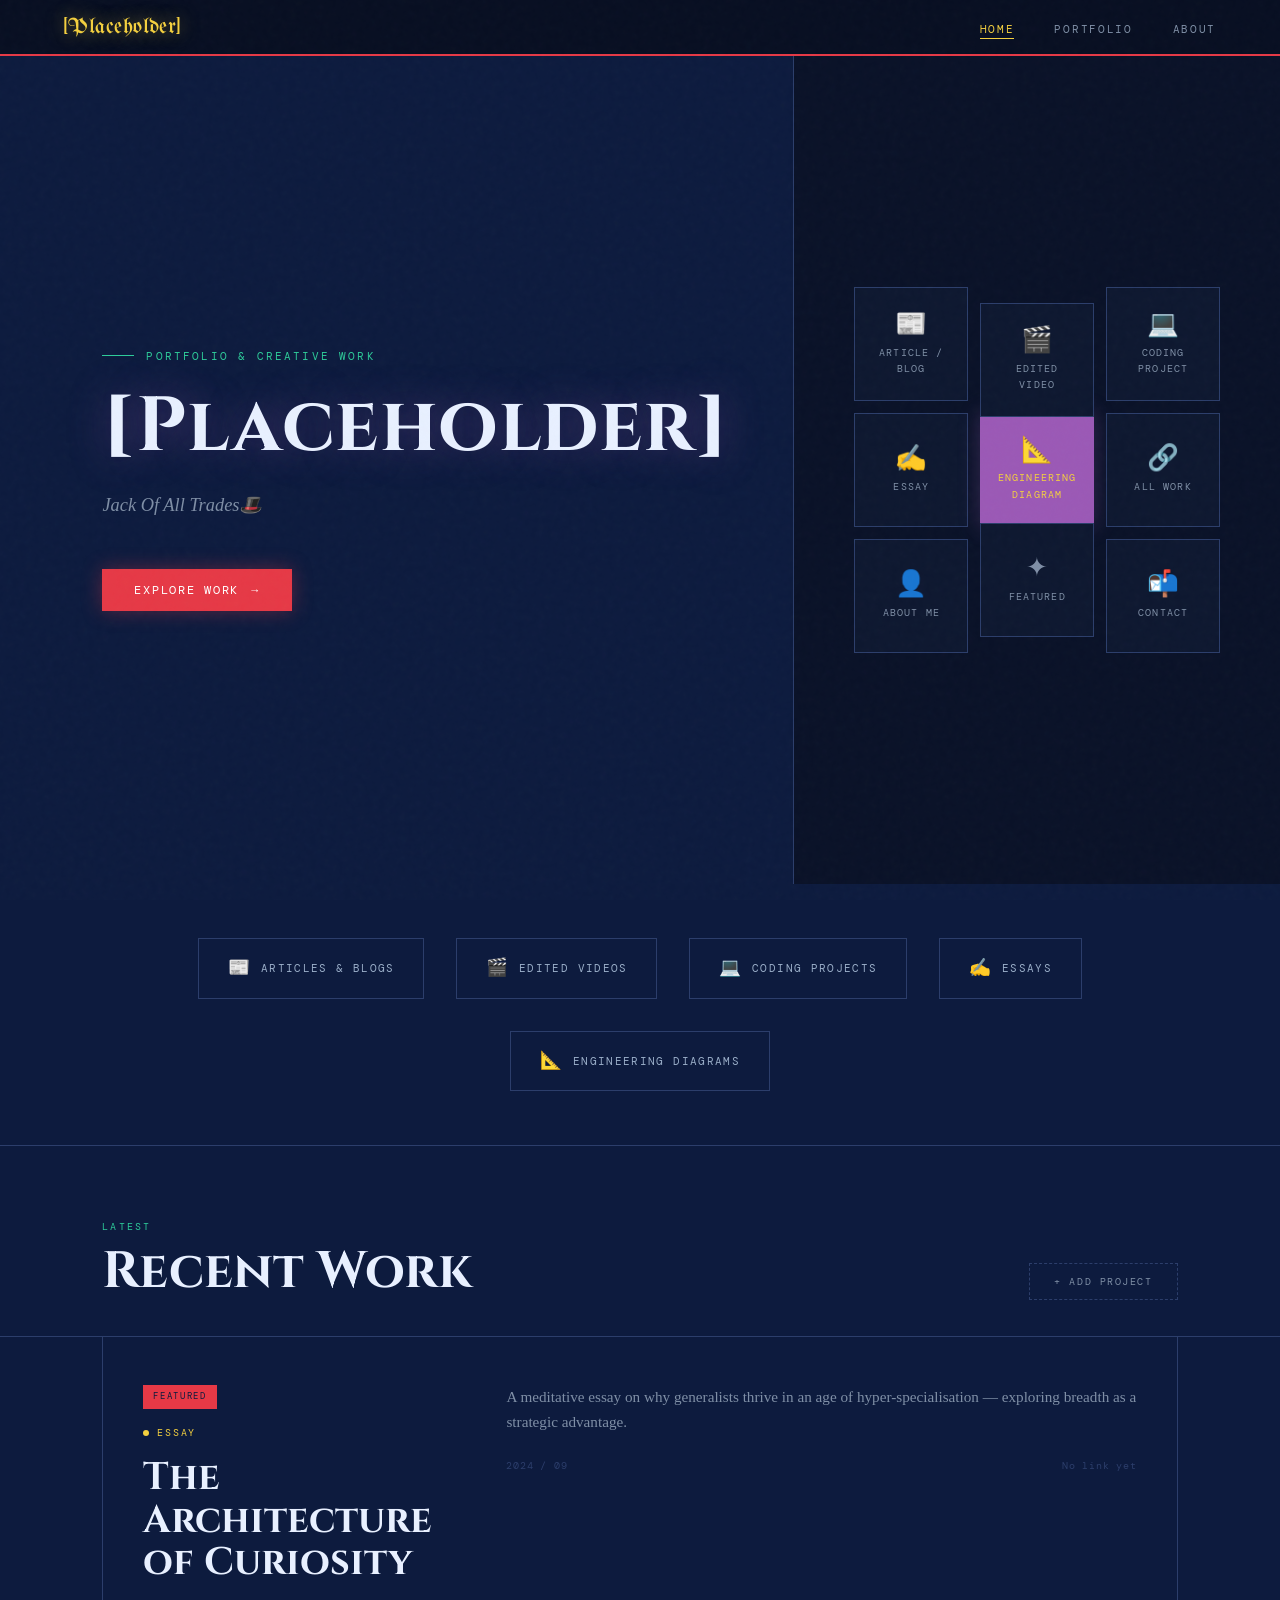
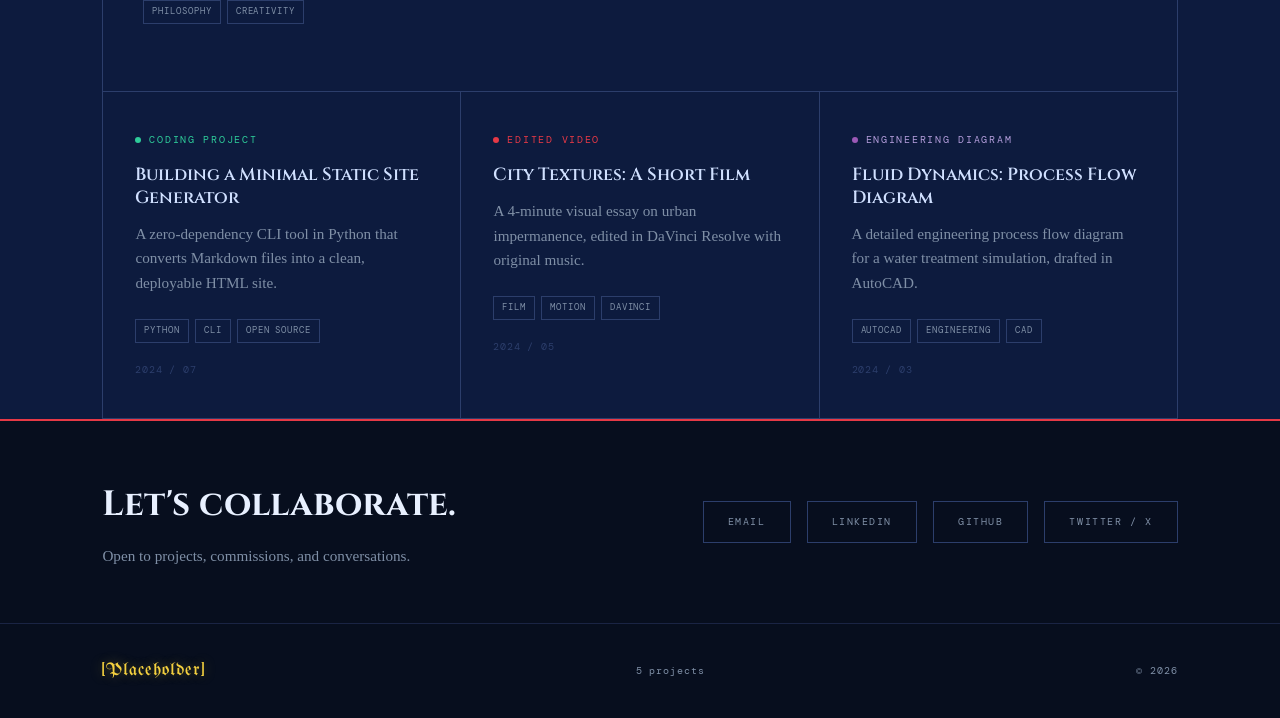
<file: Abigail_Rita_Rayan-JOAT.html>
<!DOCTYPE html>
<html lang="en">
<head>
  <meta charset="UTF-8" />
  <meta name="viewport" content="width=device-width, initial-scale=1.0"/>
  <title>Placeholder</title>
  <link rel="preconnect" href="https://fonts.googleapis.com">
  <link href="https://fonts.googleapis.com/css2?family=UnifrakturMaguntia&family=Cinzel:wght@400;600;700&family=IM+Fell+English:ital@0;1&family=DM+Mono:wght@300;400;500&display=swap" rel="stylesheet">
  <style>
    :root {
      /* Alice in Wonderland palette */
      --ink: #1a0a2e;           /* deep night violet */
      --paper: #0d1b3e;         /* midnight blue */
      --cream: #122040;         /* deep royal blue */
      --rust: #e63946;          /* Queen of Hearts red */
      --gold: #f4d03f;          /* Cheshire grin yellow */
      --sage: #2ecc9a;          /* Wonderland teal */
      --slate: #9b59b6;         /* Mad Hatter purple */
      --muted: #7f8fa6;         /* faded looking-glass */
      --border: #2c3e6b;        /* moonlit border */
      --card-bg: #111a38;       /* card table deep blue */
    }

    * { margin: 0; padding: 0; box-sizing: border-box; }

    html { scroll-behavior: smooth; }

    body {
      background: var(--paper);
      color: #c8d8f0;
      font-family: 'IM Fell English', serif;
      font-size: 18px;
      line-height: 1.7;
      overflow-x: hidden;
    }

    /* ── NOISE TEXTURE OVERLAY ── */
    body::before {
      content: '';
      position: fixed;
      inset: 0;
      background-image: url("data:image/svg+xml,%3Csvg viewBox='0 0 200 200' xmlns='http://www.w3.org/2000/svg'%3E%3Cfilter id='n'%3E%3CfeTurbulence type='fractalNoise' baseFrequency='0.65' numOctaves='4' stitchTiles='stitch'/%3E%3C/filter%3E%3Crect width='100%25' height='100%25' filter='url(%23n)' opacity='0.06'/%3E%3C/svg%3E");
      pointer-events: none;
      z-index: 9999;
      opacity: 0.35;
    }

    /* ── PAGE WRAPPER ── */
    .page { display: none; animation: fadeIn 0.5s ease; }
    .page.active { display: block; }

    @keyframes fadeIn {
      from { opacity: 0; transform: translateY(12px); }
      to   { opacity: 1; transform: translateY(0); }
    }

    /* ── NAV ── */
    nav {
      position: sticky;
      top: 0;
      z-index: 100;
      background: #080f22;
      color: #c8d8f0;
      display: flex;
      align-items: center;
      justify-content: space-between;
      padding: 0 5vw;
      height: 56px;
      border-bottom: 2px solid var(--rust);
    }

    .nav-logo {
      font-family: 'UnifrakturMaguntia', cursive;
      font-size: 1.4rem;
      color: var(--gold);
      cursor: pointer;
      letter-spacing: 0.02em;
      text-shadow: 0 0 18px rgba(244,208,63,0.5);
    }

    .nav-links {
      display: flex;
      gap: 2.5rem;
      list-style: none;
    }

    .nav-links a {
      font-family: 'DM Mono', monospace;
      font-size: 0.7rem;
      color: #7f8fa6;
      text-decoration: none;
      letter-spacing: 0.15em;
      text-transform: uppercase;
      cursor: pointer;
      transition: color 0.2s;
      padding-bottom: 2px;
      border-bottom: 1px solid transparent;
    }

    .nav-links a:hover, .nav-links a.active {
      color: var(--gold);
      border-bottom-color: var(--gold);
    }

    /* ── HERO ── */
    .hero {
      min-height: 92vh;
      display: grid;
      grid-template-columns: 1fr 1fr;
      position: relative;
      overflow: hidden;
    }

    .hero-left {
      padding: 10vh 5vw 8vh 8vw;
      display: flex;
      flex-direction: column;
      justify-content: center;
      border-right: 1px solid var(--border);
      position: relative;
    }

    .hero-eyebrow {
      font-family: 'DM Mono', monospace;
      font-size: 0.68rem;
      letter-spacing: 0.2em;
      text-transform: uppercase;
      color: var(--sage);
      margin-bottom: 1.5rem;
      display: flex;
      align-items: center;
      gap: 0.75rem;
    }

    .hero-eyebrow::before {
      content: '';
      display: inline-block;
      width: 32px;
      height: 1px;
      background: var(--sage);
    }

    .hero-title {
      font-family: 'Cinzel', serif;
      font-size: clamp(3rem, 6vw, 5.5rem);
      font-weight: 700;
      line-height: 1.0;
      letter-spacing: 0.02em;
      margin-bottom: 1.5rem;
      color: #e8f0ff;
      text-shadow: 0 0 40px rgba(155,89,182,0.4);
    }

    .hero-title em {
      font-style: italic;
      color: var(--rust);
      text-shadow: 0 0 30px rgba(230,57,70,0.5);
    }

    .hero-subtitle {
      font-size: 1.15rem;
      color: #7f8fa6;
      font-style: italic;
      max-width: 380px;
      margin-bottom: 3rem;
    }

    .hero-cta {
      display: inline-flex;
      align-items: center;
      gap: 0.75rem;
      background: var(--rust);
      color: #fff;
      padding: 0.85rem 2rem;
      font-family: 'DM Mono', monospace;
      font-size: 0.72rem;
      letter-spacing: 0.15em;
      text-transform: uppercase;
      cursor: pointer;
      border: none;
      transition: background 0.2s, box-shadow 0.2s;
      text-decoration: none;
      width: fit-content;
      box-shadow: 0 0 20px rgba(230,57,70,0.35);
    }

    .hero-cta:hover { background: #c0392b; box-shadow: 0 0 30px rgba(230,57,70,0.6); }

    .hero-cta .arrow { transition: transform 0.2s; }
    .hero-cta:hover .arrow { transform: translateX(4px); }

    .hero-right {
      position: relative;
      background: #0a1228;
      display: flex;
      align-items: center;
      justify-content: center;
      overflow: hidden;
    }

    .hero-graphic {
      width: 100%;
      height: 100%;
      display: flex;
      align-items: center;
      justify-content: center;
    }

    .hero-grid-art {
      display: grid;
      grid-template-columns: repeat(3, 1fr);
      gap: 12px;
      padding: 60px;
      width: 100%;
    }

    .grid-card {
      aspect-ratio: 1;
      border: 1px solid var(--border);
      background: #0e1830;
      display: flex;
      flex-direction: column;
      align-items: center;
      justify-content: center;
      gap: 8px;
      font-family: 'DM Mono', monospace;
      font-size: 0.6rem;
      letter-spacing: 0.12em;
      text-transform: uppercase;
      color: #7f8fa6;
      cursor: pointer;
      transition: all 0.25s ease;
      padding: 16px;
      text-align: center;
    }

    .grid-card:hover {
      background: var(--rust);
      color: #fff;
      border-color: var(--rust);
      transform: scale(1.03);
      box-shadow: 0 0 24px rgba(230,57,70,0.4);
    }

    .grid-card .icon {
      font-size: 1.6rem;
      line-height: 1;
    }

    .grid-card:nth-child(2) { transform: translateY(16px); }
    .grid-card:nth-child(5) { background: var(--slate); color: var(--gold); border-color: var(--slate); box-shadow: 0 0 20px rgba(155,89,182,0.3); }
    .grid-card:nth-child(8) { transform: translateY(-16px); }

    .grid-card:nth-child(2):hover,
    .grid-card:nth-child(5):hover { transform: translateY(16px) scale(1.03); }
    .grid-card:nth-child(8):hover { transform: translateY(-16px) scale(1.03); }

    /* ── SECTION COMMON ── */
    .section-header {
      padding: 8vh 8vw 4vh;
      border-bottom: 1px solid var(--border);
      display: flex;
      align-items: flex-end;
      justify-content: space-between;
    }

    .section-label {
      font-family: 'DM Mono', monospace;
      font-size: 0.65rem;
      letter-spacing: 0.2em;
      text-transform: uppercase;
      color: var(--sage);
      margin-bottom: 0.5rem;
    }

    .section-title {
      font-family: 'Cinzel', serif;
      font-size: clamp(2rem, 4vw, 3.2rem);
      font-weight: 700;
      line-height: 1.1;
      color: #e8f0ff;
    }

    .section-count {
      font-family: 'DM Mono', monospace;
      font-size: 0.65rem;
      color: #7f8fa6;
      letter-spacing: 0.1em;
    }

    /* ── FILTER BAR ── */
    .filter-bar {
      display: flex;
      gap: 0;
      padding: 0 8vw;
      border-bottom: 1px solid var(--border);
      overflow-x: auto;
    }

    .filter-btn {
      font-family: 'DM Mono', monospace;
      font-size: 0.65rem;
      letter-spacing: 0.15em;
      text-transform: uppercase;
      padding: 1rem 1.5rem;
      border: none;
      background: none;
      color: #7f8fa6;
      cursor: pointer;
      border-bottom: 2px solid transparent;
      transition: all 0.2s;
      white-space: nowrap;
    }

    .filter-btn:hover { color: #c8d8f0; }
    .filter-btn.active {
      color: #e8f0ff;
      border-bottom-color: var(--gold);
    }

    /* ── PORTFOLIO GRID ── */
    .portfolio-grid {
      display: grid;
      grid-template-columns: repeat(auto-fill, minmax(320px, 1fr));
      gap: 0;
      border-left: 1px solid var(--border);
      margin: 0 8vw;
    }

    .project-card {
      border-right: 1px solid var(--border);
      border-bottom: 1px solid var(--border);
      padding: 2.5rem 2rem;
      transition: background 0.2s;
      cursor: pointer;
      position: relative;
      overflow: hidden;
    }

    .project-card::before {
      content: '';
      position: absolute;
      top: 0; left: 0;
      width: 3px;
      height: 0;
      background: var(--slate);
      transition: height 0.3s ease;
    }

    .project-card:hover::before { height: 100%; }
    .project-card:hover { background: #141f3d; }

    .card-type {
      font-family: 'DM Mono', monospace;
      font-size: 0.6rem;
      letter-spacing: 0.18em;
      text-transform: uppercase;
      margin-bottom: 1rem;
      display: flex;
      align-items: center;
      gap: 0.5rem;
    }

    .type-dot {
      width: 6px;
      height: 6px;
      border-radius: 50%;
      flex-shrink: 0;
    }

    .dot-article  { background: #5dade2; }
    .dot-video    { background: var(--rust); }
    .dot-code     { background: var(--sage); }
    .dot-essay    { background: var(--gold); }
    .dot-diagram  { background: var(--slate); }

    .type-text-article  { color: #5dade2; }
    .type-text-video    { color: var(--rust); }
    .type-text-code     { color: var(--sage); }
    .type-text-essay    { color: var(--gold); }
    .type-text-diagram  { color: #b39ddb; }

    .card-title {
      font-family: 'Cinzel', serif;
      font-size: 1.1rem;
      font-weight: 600;
      line-height: 1.3;
      margin-bottom: 0.75rem;
      color: #d0e0ff;
    }

    .card-desc {
      font-size: 0.95rem;
      color: #7f8fa6;
      line-height: 1.6;
      margin-bottom: 1.5rem;
    }

    .card-meta {
      display: flex;
      align-items: center;
      justify-content: space-between;
      font-family: 'DM Mono', monospace;
      font-size: 0.6rem;
      color: var(--border);
      letter-spacing: 0.08em;
    }

    .card-tags {
      display: flex;
      gap: 6px;
      flex-wrap: wrap;
      margin-bottom: 1.2rem;
    }

    .tag {
      font-family: 'DM Mono', monospace;
      font-size: 0.58rem;
      letter-spacing: 0.1em;
      text-transform: uppercase;
      padding: 3px 8px;
      border: 1px solid var(--border);
      color: #7f8fa6;
    }

    /* ── FEATURED CARD (wide) ── */
    .project-card.featured {
      grid-column: 1 / -1;
      display: grid;
      grid-template-columns: 1fr 2fr;
      gap: 3rem;
      padding: 3rem 2.5rem;
    }

    .featured-left {
      display: flex;
      flex-direction: column;
      justify-content: center;
    }

    .featured-badge {
      font-family: 'DM Mono', monospace;
      font-size: 0.58rem;
      letter-spacing: 0.18em;
      text-transform: uppercase;
      background: var(--rust);
      color: var(--paper);
      padding: 4px 10px;
      width: fit-content;
      margin-bottom: 1rem;
    }

    .featured-title {
      font-family: 'Cinzel', serif;
      font-size: clamp(1.6rem, 3vw, 2.4rem);
      font-weight: 700;
      line-height: 1.1;
      margin-bottom: 1rem;
      color: #e8f0ff;
    }

    /* ── ABOUT PAGE ── */
    .about-hero {
      display: grid;
      grid-template-columns: 1fr 1fr;
      min-height: 80vh;
      border-bottom: 1px solid var(--border);
    }

    .about-left {
      padding: 10vh 5vw 8vh 8vw;
      border-right: 1px solid var(--border);
      display: flex;
      flex-direction: column;
      justify-content: center;
    }

    .about-name {
      font-family: 'Cinzel', serif;
      font-size: clamp(3rem, 6vw, 5rem);
      font-weight: 700;
      line-height: 1.0;
      margin-bottom: 0.5rem;
      color: #e8f0ff;
    }

    .about-name em { font-style: italic; color: var(--rust); text-shadow: 0 0 20px rgba(230,57,70,0.4); }

    .about-tagline {
      font-family: 'DM Mono', monospace;
      font-size: 0.72rem;
      letter-spacing: 0.18em;
      text-transform: uppercase;
      color: var(--sage);
      margin-bottom: 2.5rem;
    }

    .about-bio {
      font-size: 1.1rem;
      line-height: 1.85;
      color: #9aaec8;
      max-width: 500px;
    }

    .about-bio p + p { margin-top: 1.2rem; }

    .about-right {
      background: #0a1228;
      display: flex;
      align-items: center;
      justify-content: center;
      padding: 6vh 6vw;
    }

    .avatar-frame {
      width: 260px;
      height: 320px;
      border: 2px solid var(--slate);
      position: relative;
      background: #0e1830;
      display: flex;
      align-items: center;
      justify-content: center;
      font-size: 5rem;
      box-shadow: 0 0 40px rgba(155,89,182,0.25);
    }

    .avatar-frame::before {
      content: '';
      position: absolute;
      top: 12px; left: 12px;
      right: -12px; bottom: -12px;
      border: 1px solid var(--border);
      z-index: -1;
    }

    .avatar-caption {
      position: absolute;
      bottom: -2.5rem;
      left: 0; right: 0;
      text-align: center;
      font-family: 'DM Mono', monospace;
      font-size: 0.62rem;
      letter-spacing: 0.15em;
      text-transform: uppercase;
      color: #7f8fa6;
    }

    /* ── SKILLS SECTION ── */
    .skills-grid {
      display: grid;
      grid-template-columns: repeat(auto-fill, minmax(220px, 1fr));
      border-left: 1px solid var(--border);
      margin: 0 8vw;
    }

    .skill-item {
      border-right: 1px solid var(--border);
      border-bottom: 1px solid var(--border);
      padding: 2rem;
    }

    .skill-icon { font-size: 1.8rem; margin-bottom: 0.75rem; }

    .skill-name {
      font-family: 'Cinzel', serif;
      font-size: 1rem;
      font-weight: 600;
      margin-bottom: 0.4rem;
      color: #d0e0ff;
    }

    .skill-desc {
      font-size: 0.88rem;
      color: #7f8fa6;
      line-height: 1.5;
    }

    /* ── TIMELINE ── */
    .timeline {
      padding: 6vh 8vw;
    }

    .timeline-item {
      display: grid;
      grid-template-columns: 100px 1fr;
      gap: 2rem;
      padding: 2rem 0;
      border-bottom: 1px solid var(--border);
    }

    .timeline-year {
      font-family: 'DM Mono', monospace;
      font-size: 0.8rem;
      color: var(--gold);
      letter-spacing: 0.1em;
      padding-top: 4px;
    }

    .timeline-content h4 {
      font-family: 'Cinzel', serif;
      font-size: 1rem;
      font-weight: 600;
      margin-bottom: 0.3rem;
      color: #d0e0ff;
    }

    .timeline-content p {
      font-size: 0.95rem;
      color: #7f8fa6;
    }

    /* ── CONTACT STRIP ── */
    .contact-strip {
      background: #070e1e;
      color: #c8d8f0;
      padding: 6vh 8vw;
      display: flex;
      align-items: center;
      justify-content: space-between;
      border-top: 2px solid var(--rust);
    }

    .contact-left h3 {
      font-family: 'Cinzel', serif;
      font-size: clamp(1.5rem, 3vw, 2.2rem);
      font-weight: 700;
      margin-bottom: 0.5rem;
      color: #e8f0ff;
    }

    .contact-left p {
      font-size: 0.95rem;
      color: #7f8fa6;
    }

    .contact-links {
      display: flex;
      gap: 1rem;
      flex-wrap: wrap;
    }

    .contact-link {
      font-family: 'DM Mono', monospace;
      font-size: 0.65rem;
      letter-spacing: 0.15em;
      text-transform: uppercase;
      padding: 0.7rem 1.5rem;
      border: 1px solid var(--border);
      color: #7f8fa6;
      cursor: pointer;
      transition: all 0.2s;
      text-decoration: none;
    }

    .contact-link:hover {
      background: var(--rust);
      border-color: var(--rust);
      color: #fff;
      box-shadow: 0 0 16px rgba(230,57,70,0.4);
    }

    /* ── FOOTER ── */
    footer {
      background: #070e1e;
      color: #7f8fa6;
      padding: 2rem 8vw;
      display: flex;
      align-items: center;
      justify-content: space-between;
      font-family: 'DM Mono', monospace;
      font-size: 0.62rem;
      letter-spacing: 0.1em;
      border-top: 1px solid #1a2444;
    }

    .footer-logo {
      font-family: 'UnifrakturMaguntia', cursive;
      color: var(--gold);
      font-size: 1.1rem;
      text-shadow: 0 0 12px rgba(244,208,63,0.35);
    }

    /* ── EMPTY STATE ── */
    .empty-state {
      grid-column: 1 / -1;
      padding: 6rem 2rem;
      text-align: center;
      border-right: 1px solid var(--border);
      border-bottom: 1px solid var(--border);
    }

    .empty-state .icon { font-size: 3rem; margin-bottom: 1rem; opacity: 0.4; }
    .empty-state p {
      font-family: 'DM Mono', monospace;
      font-size: 0.7rem;
      letter-spacing: 0.15em;
      text-transform: uppercase;
      color: #7f8fa6;
    }

    /* ── ADD PROJECT BTN ── */
    .add-project-btn {
      display: inline-flex;
      align-items: center;
      gap: 0.5rem;
      font-family: 'DM Mono', monospace;
      font-size: 0.65rem;
      letter-spacing: 0.15em;
      text-transform: uppercase;
      padding: 0.7rem 1.5rem;
      border: 1px dashed var(--border);
      background: none;
      color: #7f8fa6;
      cursor: pointer;
      transition: all 0.2s;
    }

    .add-project-btn:hover {
      border-color: var(--gold);
      color: var(--gold);
    }

    /* ── MODAL ── */
    .modal-overlay {
      display: none;
      position: fixed;
      inset: 0;
      background: rgba(7,14,30,0.85);
      z-index: 200;
      align-items: center;
      justify-content: center;
      backdrop-filter: blur(6px);
    }

    .modal-overlay.open { display: flex; }

    .modal {
      background: #0d1b3e;
      width: min(600px, 92vw);
      max-height: 88vh;
      overflow-y: auto;
      border: 1px solid var(--border);
      box-shadow: 0 0 60px rgba(155,89,182,0.2);
      animation: fadeIn 0.25s ease;
    }

    .modal-header {
      padding: 2rem 2.5rem 1.5rem;
      border-bottom: 1px solid var(--border);
      display: flex;
      align-items: center;
      justify-content: space-between;
    }

    .modal-title {
      font-family: 'Cinzel', serif;
      font-size: 1.4rem;
      font-weight: 600;
      color: #e8f0ff;
    }

    .modal-close {
      background: none;
      border: none;
      font-size: 1.4rem;
      cursor: pointer;
      color: #7f8fa6;
      line-height: 1;
    }

    .modal-body { padding: 2rem 2.5rem; }

    .form-group { margin-bottom: 1.5rem; }

    .form-label {
      display: block;
      font-family: 'DM Mono', monospace;
      font-size: 0.62rem;
      letter-spacing: 0.15em;
      text-transform: uppercase;
      color: #7f8fa6;
      margin-bottom: 0.5rem;
    }

    .form-input, .form-select, .form-textarea {
      width: 100%;
      background: #111a38;
      border: 1px solid var(--border);
      padding: 0.75rem 1rem;
      font-family: 'IM Fell English', serif;
      font-size: 1rem;
      color: #c8d8f0;
      outline: none;
      transition: border-color 0.2s;
    }

    .form-input:focus, .form-select:focus, .form-textarea:focus {
      border-color: var(--slate);
    }

    .form-textarea { min-height: 100px; resize: vertical; }

    .form-row { display: grid; grid-template-columns: 1fr 1fr; gap: 1rem; }

    .btn-primary {
      background: var(--rust);
      color: #fff;
      border: none;
      padding: 0.85rem 2rem;
      font-family: 'DM Mono', monospace;
      font-size: 0.7rem;
      letter-spacing: 0.15em;
      text-transform: uppercase;
      cursor: pointer;
      transition: background 0.2s, box-shadow 0.2s;
      box-shadow: 0 0 16px rgba(230,57,70,0.3);
    }

    .btn-primary:hover { background: #c0392b; box-shadow: 0 0 24px rgba(230,57,70,0.5); }

    /* ── RESPONSIVE ── */
    @media (max-width: 768px) {
      .hero { grid-template-columns: 1fr; min-height: auto; }
      .hero-right { min-height: 50vw; }
      .hero-grid-art { padding: 30px; gap: 8px; }
      .about-hero { grid-template-columns: 1fr; }
      .about-right { min-height: 60vw; padding: 4vh 6vw; }
      .contact-strip { flex-direction: column; gap: 2rem; align-items: flex-start; }
      .project-card.featured { grid-template-columns: 1fr; }
      .nav-links { gap: 1.2rem; }
      .nav-links a { font-size: 0.62rem; }
      footer { flex-direction: column; gap: 1rem; text-align: center; }
      .section-header { flex-direction: column; align-items: flex-start; gap: 0.5rem; }
      .filter-bar { padding: 0 5vw; }
      .portfolio-grid { margin: 0 5vw; }
      .skills-grid { margin: 0 5vw; }
      .timeline { padding: 4vh 5vw; }
      .section-header { padding: 6vh 5vw 3vh; }
    }
  </style>
</head>
<body>

<!-- NAV -->
<nav>
  <div class="nav-logo" onclick="showPage('home')">[Placeholder]</div>
  <ul class="nav-links">
    <li><a onclick="showPage('home')" id="nav-home" class="active">Home</a></li>
    <li><a onclick="showPage('portfolio')" id="nav-portfolio">Portfolio</a></li>
    <li><a onclick="showPage('about')" id="nav-about">About</a></li>
  </ul>
</nav>

<!-- ══════════════════════════════════════
     HOME PAGE
══════════════════════════════════════ -->
<div id="page-home" class="page active">

  <section class="hero">
    <div class="hero-left">
      <div class="hero-eyebrow">Portfolio & Creative Work</div>
      <h1 class="hero-title">[Placeholder]</h1>
      <p class="hero-subtitle">Jack Of All Trades🎩</p>
      <button class="hero-cta" onclick="showPage('portfolio')">
        Explore Work <span class="arrow">→</span>
      </button>
    </div>
    <div class="hero-right">
      <div class="hero-grid-art" id="hero-grid">
        <!-- Cards injected by JS -->
      </div>
    </div>
  </section>

  <!-- Category strip -->
  <section style="padding: 6vh 8vw; border-bottom: 1px solid var(--border);">
    <div style="display:flex; gap:2rem; flex-wrap:wrap; align-items:center; justify-content:center;">
      <div class="cat-pill" data-filter="article" onclick="goToFilter('article')">
        <span>📰</span> Articles & Blogs
      </div>
      <div class="cat-pill" data-filter="video" onclick="goToFilter('video')">
        <span>🎬</span> Edited Videos
      </div>
      <div class="cat-pill" data-filter="code" onclick="goToFilter('code')">
        <span>💻</span> Coding Projects
      </div>
      <div class="cat-pill" data-filter="essay" onclick="goToFilter('essay')">
        <span>✍️</span> Essays
      </div>
      <div class="cat-pill" data-filter="diagram" onclick="goToFilter('diagram')">
        <span>📐</span> Engineering Diagrams
      </div>
    </div>
  </section>

  <style>
    .cat-pill {
      display: flex; align-items: center; gap: 0.6rem;
      font-family: 'DM Mono', monospace;
      font-size: 0.7rem; letter-spacing: 0.12em; text-transform: uppercase;
      padding: 0.9rem 1.8rem;
      border: 1px solid var(--border);
      color: #9aaec8;
      cursor: pointer;
      transition: all 0.2s;
    }
    .cat-pill:hover { background: var(--slate); color: #fff; border-color: var(--slate); box-shadow: 0 0 16px rgba(155,89,182,0.3); }
    .cat-pill span { font-size: 1.1rem; }
  </style>

  <!-- Recent Work Preview -->
  <section>
    <div class="section-header">
      <div>
        <div class="section-label">Latest</div>
        <h2 class="section-title">Recent Work</h2>
      </div>
      <button class="add-project-btn" onclick="openModal()">+ Add Project</button>
    </div>
    <div class="portfolio-grid" id="home-preview-grid">
      <!-- filled by JS -->
    </div>
  </section>

  <div class="contact-strip">
    <div class="contact-left">
      <h3>Let's collaborate.</h3>
      <p>Open to projects, commissions, and conversations.</p>
    </div>
    <div class="contact-links">
      <a class="contact-link" href="#">Email</a>
      <a class="contact-link" href="#">LinkedIn</a>
      <a class="contact-link" href="#">GitHub</a>
      <a class="contact-link" href="#">Twitter / X</a>
    </div>
  </div>

  <footer>
    <span class="footer-logo">[Placeholder]</span>
    <span id="footer-count-home"></span>
    <span>© <span id="year"></span></span>
  </footer>
</div>

<!-- ══════════════════════════════════════
     PORTFOLIO PAGE
══════════════════════════════════════ -->
<div id="page-portfolio" class="page">
  <section>
    <div class="section-header">
      <div>
        <div class="section-label">All Work</div>
        <h2 class="section-title">Portfolio</h2>
      </div>
      <button class="add-project-btn" onclick="openModal()">+ Add Project</button>
    </div>
    <div class="filter-bar" id="filter-bar">
      <button class="filter-btn active" data-filter="all" onclick="applyFilter('all', this)">All</button>
      <button class="filter-btn" data-filter="article" onclick="applyFilter('article', this)">Articles & Blogs</button>
      <button class="filter-btn" data-filter="video" onclick="applyFilter('video', this)">Edited Videos</button>
      <button class="filter-btn" data-filter="code" onclick="applyFilter('code', this)">Coding</button>
      <button class="filter-btn" data-filter="essay" onclick="applyFilter('essay', this)">Essays</button>
      <button class="filter-btn" data-filter="diagram" onclick="applyFilter('diagram', this)">Engineering Diagrams</button>
    </div>
    <div class="portfolio-grid" id="portfolio-grid">
    </div>
  </section>

  <footer>
    <span class="footer-logo">[Placeholder]</span>
    <span id="footer-count-portfolio"></span>
    <span>© <span class="year-span"></span></span>
  </footer>
</div>

<!-- ══════════════════════════════════════
     ABOUT PAGE
══════════════════════════════════════ -->
<div id="page-about" class="page">

  <section class="about-hero">
    <div class="about-left">
      <h1 class="about-name">Hello,<br>I'm <em>You</em>.</h1>
      <p class="about-tagline">Writer · Engineer · Filmmaker · Builder</p>
      <div class="about-bio">
        <p>This is your space to tell your story. Replace this placeholder with a few sentences about who you are — your background, what drives you, and what you love to create.</p>
        <p>Whether you're a multi-disciplinary maker, a curious engineer, or a storyteller who codes, this portfolio is built to hold it all without apology. <em>Jack of all trades, master of curiosity.</em></p>
        <p>Based wherever you are. Available everywhere.</p>
      </div>
    </div>
    <div class="about-right">
      <div style="position:relative; display:inline-block;">
        <div class="avatar-frame">🧑‍💻</div>
        <div class="avatar-caption">Your Photo Here</div>
      </div>
    </div>
  </section>

  <!-- Skills -->
  <section>
    <div class="section-header">
      <div>
        <div class="section-label">Expertise</div>
        <h2 class="section-title">Skills & Disciplines</h2>
      </div>
    </div>
    <div class="skills-grid">
      <div class="skill-item">
        <div class="skill-icon">📰</div>
        <div class="skill-name">Writing & Blogging</div>
        <div class="skill-desc">Long-form articles, research-backed essays, and engaging blog content across varied subjects.</div>
      </div>
      <div class="skill-item">
        <div class="skill-icon">🎬</div>
        <div class="skill-name">Video Editing</div>
        <div class="skill-desc">Post-production, motion graphics, color grading, and narrative storytelling through film.</div>
      </div>
      <div class="skill-item">
        <div class="skill-icon">💻</div>
        <div class="skill-name">Software Development</div>
        <div class="skill-desc">Full-stack web apps, scripts, tools, and open-source contributions. Clean code, clear purpose.</div>
      </div>
      <div class="skill-item">
        <div class="skill-icon">✍️</div>
        <div class="skill-name">Academic Writing</div>
        <div class="skill-desc">Rigorous essays, critical analyses, and well-structured arguments on complex topics.</div>
      </div>
      <div class="skill-item">
        <div class="skill-icon">📐</div>
        <div class="skill-name">Engineering Graphics</div>
        <div class="skill-desc">Technical diagrams, CAD drawings, schematics, and process flow illustrations.</div>
      </div>
      <div class="skill-item">
        <div class="skill-icon">🔭</div>
        <div class="skill-name">Research & Analysis</div>
        <div class="skill-desc">Cross-domain curiosity, systematic investigation, and clear synthesis of complex ideas.</div>
      </div>
    </div>
  </section>

  <!-- Timeline -->
  <section>
    <div class="section-header">
      <div>
        <div class="section-label">Journey</div>
        <h2 class="section-title">Timeline</h2>
      </div>
    </div>
    <div class="timeline">
      <div class="timeline-item">
        <div class="timeline-year">2024 –</div>
        <div class="timeline-content">
          <h4>Current Role / Project</h4>
          <p>Describe what you're working on right now. Replace this with your current focus.</p>
        </div>
      </div>
      <div class="timeline-item">
        <div class="timeline-year">2022</div>
        <div class="timeline-content">
          <h4>Notable Achievement</h4>
          <p>A milestone project, publication, launch, or position worth highlighting here.</p>
        </div>
      </div>
      <div class="timeline-item">
        <div class="timeline-year">2020</div>
        <div class="timeline-content">
          <h4>Education / Turning Point</h4>
          <p>Your academic background, a formative experience, or when you first discovered your passions.</p>
        </div>
      </div>
    </div>
  </section>

  <div class="contact-strip">
    <div class="contact-left">
      <h3>Work with me.</h3>
      <p>Collaborations, commissions, and conversations welcome.</p>
    </div>
    <div class="contact-links">
      <a class="contact-link" href="#">Email</a>
      <a class="contact-link" href="#">LinkedIn</a>
      <a class="contact-link" href="#">GitHub</a>
      <a class="contact-link" href="#">Twitter / X</a>
    </div>
  </div>

  <footer>
    <span class="footer-logo">[Placeholder]</span>
    <span>Portfolio & Bio</span>
    <span>© <span class="year-span"></span></span>
  </footer>
</div>

<!-- ══════════════════════════════════════
     ADD PROJECT MODAL
══════════════════════════════════════ -->
<div class="modal-overlay" id="modal-overlay" onclick="closeModalOnOverlay(event)">
  <div class="modal">
    <div class="modal-header">
      <span class="modal-title">Add New Project</span>
      <button class="modal-close" onclick="closeModal()">✕</button>
    </div>
    <div class="modal-body">
      <div class="form-group">
        <label class="form-label">Project Title *</label>
        <input class="form-input" id="inp-title" placeholder="e.g. The Geometry of Sound" />
      </div>
      <div class="form-row">
        <div class="form-group">
          <label class="form-label">Category *</label>
          <select class="form-select" id="inp-type">
            <option value="article">Article / Blog</option>
            <option value="video">Edited Video</option>
            <option value="code">Coding Project</option>
            <option value="essay">Essay</option>
            <option value="diagram">Engineering Diagram</option>
          </select>
        </div>
        <div class="form-group">
          <label class="form-label">Date</label>
          <input class="form-input" id="inp-date" type="month" />
        </div>
      </div>
      <div class="form-group">
        <label class="form-label">Short Description</label>
        <textarea class="form-textarea" id="inp-desc" placeholder="A sentence or two about this project…"></textarea>
      </div>
      <div class="form-row">
        <div class="form-group">
          <label class="form-label">Tags (comma-separated)</label>
          <input class="form-input" id="inp-tags" placeholder="e.g. React, Audio, Design" />
        </div>
        <div class="form-group">
          <label class="form-label">Link (optional)</label>
          <input class="form-input" id="inp-link" placeholder="https://…" />
        </div>
      </div>
      <div class="form-group" style="display:flex; align-items:center; gap:0.75rem;">
        <input type="checkbox" id="inp-featured" style="width:16px;height:16px;accent-color:var(--rust);" />
        <label class="form-label" for="inp-featured" style="margin:0; cursor:pointer;">Feature this project (wide card)</label>
      </div>
      <button class="btn-primary" onclick="addProject()">Add to Portfolio →</button>
    </div>
  </div>
</div>

<script>
  // ── STATE ──────────────────────────────────────────
  const TYPE_META = {
    article:  { label: 'Article / Blog',      dot: 'dot-article',  text: 'type-text-article',  emoji: '📰' },
    video:    { label: 'Edited Video',         dot: 'dot-video',    text: 'type-text-video',    emoji: '🎬' },
    code:     { label: 'Coding Project',       dot: 'dot-code',     text: 'type-text-code',     emoji: '💻' },
    essay:    { label: 'Essay',                dot: 'dot-essay',    text: 'type-text-essay',    emoji: '✍️' },
    diagram:  { label: 'Engineering Diagram',  dot: 'dot-diagram',  text: 'type-text-diagram',  emoji: '📐' },
  };

  let projects = [
    { id:1, title:'The Architecture of Curiosity', type:'essay', desc:'A meditative essay on why generalists thrive in an age of hyper-specialisation — exploring breadth as a strategic advantage.', tags:['Philosophy','Creativity'], date:'2024-09', link:'#', featured:true },
    { id:2, title:'Building a Minimal Static Site Generator', type:'code', desc:'A zero-dependency CLI tool in Python that converts Markdown files into a clean, deployable HTML site.', tags:['Python','CLI','Open Source'], date:'2024-07', link:'#', featured:false },
    { id:3, title:'City Textures: A Short Film', type:'video', desc:'A 4-minute visual essay on urban impermanence, edited in DaVinci Resolve with original music.', tags:['Film','Motion','DaVinci'], date:'2024-05', link:'#', featured:false },
    { id:4, title:'Fluid Dynamics: Process Flow Diagram', type:'diagram', desc:'A detailed engineering process flow diagram for a water treatment simulation, drafted in AutoCAD.', tags:['AutoCAD','Engineering','CAD'], date:'2024-03', link:'#', featured:false },
    { id:5, title:'Why We Can\'t Stop Doomscrolling', type:'article', desc:'An investigation into the neuroscience of variable reward schedules and how social media platforms exploit our attention.', tags:['Tech','Psychology','UX'], date:'2024-02', link:'#', featured:false },
  ];

  let currentFilter = 'all';
  let nextId = 6;

  // ── NAV & PAGES ────────────────────────────────────
  function showPage(name) {
    document.querySelectorAll('.page').forEach(p => p.classList.remove('active'));
    document.querySelectorAll('.nav-links a').forEach(a => a.classList.remove('active'));
    document.getElementById('page-' + name).classList.add('active');
    document.getElementById('nav-' + name).classList.add('active');
    window.scrollTo({ top: 0, behavior: 'instant' });
    if (name === 'home')      renderHomePreview();
    if (name === 'portfolio') renderPortfolio(currentFilter);
  }

  function goToFilter(filter) {
    currentFilter = filter;
    showPage('portfolio');
    // set active filter button
    document.querySelectorAll('.filter-btn').forEach(b => {
      b.classList.toggle('active', b.dataset.filter === filter);
    });
    renderPortfolio(filter);
  }

  // ── HERO GRID ──────────────────────────────────────
  function buildHeroGrid() {
    const types = Object.entries(TYPE_META);
    const grid = document.getElementById('hero-grid');
    const items = [
      ...types.map(([k,v]) => ({ emoji: v.emoji, label: v.label, filter: k })),
      { emoji: '🔗', label: 'All Work', filter: 'all' },
      { emoji: '👤', label: 'About Me', filter: '__about' },
      { emoji: '✦', label: 'Featured', filter: '__featured' },
      { emoji: '📬', label: 'Contact', filter: '__contact' },
    ];
    // pick 9
    const pick = [...items].slice(0, 9);
    grid.innerHTML = pick.map(item => `
      <div class="grid-card" onclick="heroCardClick('${item.filter}')">
        <span class="icon">${item.emoji}</span>
        <span>${item.label}</span>
      </div>
    `).join('');
  }

  function heroCardClick(filter) {
    if (filter === '__about')   { showPage('about'); return; }
    if (filter === '__contact') { showPage('about'); return; }
    if (filter === '__featured') { currentFilter = 'all'; showPage('portfolio'); return; }
    currentFilter = filter;
    showPage('portfolio');
    document.querySelectorAll('.filter-btn').forEach(b => {
      b.classList.toggle('active', b.dataset.filter === filter);
    });
    renderPortfolio(filter);
  }

  // ── RENDER CARDS ───────────────────────────────────
  function cardHTML(p) {
    const m = TYPE_META[p.type];
    const tagsHTML = (p.tags || []).map(t => `<span class="tag">${t}</span>`).join('');
    const dateStr = p.date ? p.date.replace('-', ' / ') : '';
    if (p.featured) {
      return `
        <div class="project-card featured" onclick="cardClick('${p.link}')">
          <div class="featured-left">
            <span class="featured-badge">Featured</span>
            <div class="card-type">
              <span class="type-dot ${m.dot}"></span>
              <span class="${m.text}">${m.label}</span>
            </div>
            <h2 class="featured-title">${p.title}</h2>
            <div class="card-tags">${tagsHTML}</div>
          </div>
          <div>
            <p class="card-desc">${p.desc}</p>
            <div class="card-meta">
              <span>${dateStr}</span>
              <span>${p.link && p.link !== '#' ? '↗ View Project' : 'No link yet'}</span>
            </div>
          </div>
        </div>`;
    }
    return `
      <div class="project-card" onclick="cardClick('${p.link}')">
        <div class="card-type">
          <span class="type-dot ${m.dot}"></span>
          <span class="${m.text}">${m.label}</span>
        </div>
        <h3 class="card-title">${p.title}</h3>
        <p class="card-desc">${p.desc}</p>
        <div class="card-tags">${tagsHTML}</div>
        <div class="card-meta">
          <span>${dateStr}</span>
          <span>${p.link && p.link !== '#' ? '↗ View' : ''}</span>
        </div>
      </div>`;
  }

  function cardClick(link) {
    if (link && link !== '#') window.open(link, '_blank');
  }

  function renderPortfolio(filter) {
    const grid = document.getElementById('portfolio-grid');
    const filtered = filter === 'all' ? projects : projects.filter(p => p.type === filter);
    if (filtered.length === 0) {
      grid.innerHTML = `<div class="empty-state"><div class="icon">📂</div><p>No projects in this category yet — add one!</p></div>`;
    } else {
      grid.innerHTML = filtered.map(cardHTML).join('');
    }
    updateFooterCounts();
  }

  function renderHomePreview() {
    const grid = document.getElementById('home-preview-grid');
    const preview = projects.slice(0, 4);
    grid.innerHTML = preview.length ? preview.map(cardHTML).join('') : `<div class="empty-state"><div class="icon">✦</div><p>Your portfolio awaits — add your first project!</p></div>`;
    updateFooterCounts();
  }

  function updateFooterCounts() {
    const t = projects.length;
    document.getElementById('footer-count-home').textContent = `${t} project${t !== 1 ? 's' : ''}`;
    document.getElementById('footer-count-portfolio').textContent = `${t} project${t !== 1 ? 's' : ''}`;
  }

  // ── FILTER ─────────────────────────────────────────
  function applyFilter(filter, btn) {
    currentFilter = filter;
    document.querySelectorAll('.filter-btn').forEach(b => b.classList.remove('active'));
    btn.classList.add('active');
    renderPortfolio(filter);
  }

  // ── MODAL ──────────────────────────────────────────
  function openModal() {
    document.getElementById('modal-overlay').classList.add('open');
  }

  function closeModal() {
    document.getElementById('modal-overlay').classList.remove('open');
  }

  function closeModalOnOverlay(e) {
    if (e.target === document.getElementById('modal-overlay')) closeModal();
  }

  function addProject() {
    const title = document.getElementById('inp-title').value.trim();
    if (!title) { alert('Please enter a project title.'); return; }
    const type    = document.getElementById('inp-type').value;
    const date    = document.getElementById('inp-date').value;
    const desc    = document.getElementById('inp-desc').value.trim() || 'No description provided.';
    const tagsRaw = document.getElementById('inp-tags').value;
    const link    = document.getElementById('inp-link').value.trim() || '#';
    const featured = document.getElementById('inp-featured').checked;
    const tags = tagsRaw.split(',').map(t => t.trim()).filter(Boolean);

    // If featured, unfeature others
    if (featured) projects.forEach(p => p.featured = false);

    projects.unshift({ id: nextId++, title, type, desc, tags, date, link, featured });

    // Reset form
    ['inp-title','inp-date','inp-desc','inp-tags','inp-link'].forEach(id => document.getElementById(id).value = '');
    document.getElementById('inp-featured').checked = false;
    document.getElementById('inp-type').value = 'article';

    closeModal();
    renderHomePreview();
    renderPortfolio(currentFilter);
  }

  // ── INIT ───────────────────────────────────────────
  document.getElementById('year').textContent = new Date().getFullYear();
  document.querySelectorAll('.year-span').forEach(s => s.textContent = new Date().getFullYear());
  buildHeroGrid();
  renderHomePreview();
  updateFooterCounts();
</script>
</body>
</html>
</file>
